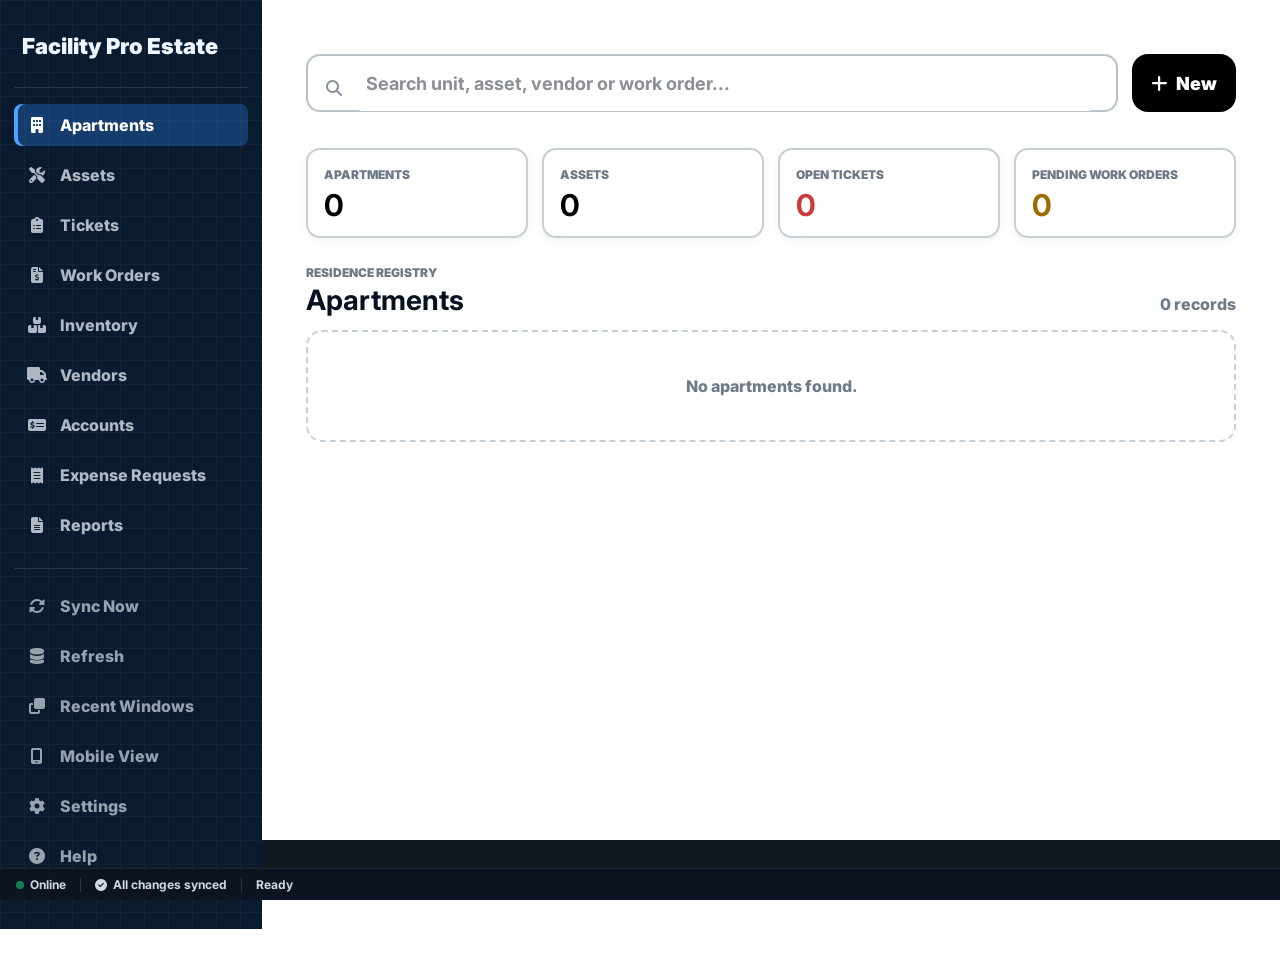
<file: desktop.html>
<!doctype html>
<html lang="en">
  <head>
    <meta charset="UTF-8" />
    <meta name="viewport" content="width=device-width, initial-scale=1.0" />
    <meta name="theme-color" content="#0b1b2f" />
    <title>Facility Pro</title>
    <link rel="icon" type="image/png" href="logo.png" />
    <link
      href="https://fonts.googleapis.com/css2?family=Inter:wght@400;500;600;700;800;900&display=swap"
      rel="stylesheet"
    />
    <link
      rel="stylesheet"
      href="https://cdnjs.cloudflare.com/ajax/libs/font-awesome/6.4.0/css/all.min.css"
    />
    <link rel="stylesheet" href="styles.css" />
    <link rel="stylesheet" href="desktop.css" />
    <script src="Core.js" defer></script>
    <script src="Modals-core.js" defer></script>
    <script src="Modals-forms.js" defer></script>
    <script src="pdf.js" defer></script>
    <script src="Records.js" defer></script>
    <script src="Reports.js" defer></script>
    <script src="desktop.js" defer></script>
  </head>
  <body>
    <div id="toast-container" role="status" aria-live="polite"></div>
    <div id="sync-status"><i class="fas fa-sync-alt fa-spin"></i> Syncing</div>
    <div id="global-loader" class="loader-overlay">
      <div class="loader-spinner"></div>
      <p class="loader-text">Loading...</p>
    </div>

    <div class="desktop-app">
      <aside class="sidebar">
        <div class="brand">
          <img id="desktop-logo" src="logo.png" alt="" />
          <span id="desktop-brand">Facility Pro</span>
        </div>

        <nav class="nav-section" aria-label="Primary">
          <button class="nav-item active" data-view="apartments">
            <i class="fas fa-building"></i><span>Apartments</span>
          </button>
          <button class="nav-item" data-view="assets">
            <i class="fas fa-screwdriver-wrench"></i><span>Assets</span>
          </button>
          <button class="nav-item" data-view="tickets">
            <i class="fas fa-clipboard-list"></i><span>Tickets</span>
          </button>
          <button class="nav-item" data-view="workorders">
            <i class="fas fa-file-invoice-dollar"></i><span>Work Orders</span>
          </button>
          <button class="nav-item" data-view="inventory">
            <i class="fas fa-boxes-stacked"></i><span>Inventory</span>
          </button>
          <button class="nav-item" data-view="vendors">
            <i class="fas fa-truck"></i><span>Vendors</span>
          </button>
          <button class="nav-item" data-view="accounts">
            <i class="fas fa-money-check-dollar"></i><span>Accounts</span>
          </button>
          <button class="nav-item" data-view="expenserequests">
            <i class="fas fa-receipt"></i><span>Expense Requests</span>
          </button>
          <button class="nav-item" data-view="reports">
            <i class="fas fa-file-lines"></i><span>Reports</span>
          </button>
        </nav>

        <nav class="nav-section secondary" aria-label="Utilities">
          <button id="sync-now" class="nav-item muted">
            <i class="fas fa-rotate"></i><span>Sync Now</span>
          </button>
          <button id="refresh-now" class="nav-item muted">
            <i class="fas fa-database"></i><span>Refresh</span>
          </button>
          <div style="position:relative;">
            <button id="recent-windows-btn" class="nav-item muted" onclick="toggleRecentWindowsPanel()" style="width:100%;">
              <i class="fas fa-clone"></i><span>Recent Windows</span>
            </button>
            <div id="recent-windows-panel" class="recent-windows-panel">
              <div class="recent-windows-header">Recently Opened</div>
              <div id="recent-windows-list"></div>
            </div>
          </div>
          <button id="open-mobile" class="nav-item muted">
            <i class="fas fa-mobile-screen"></i><span>Mobile View</span>
          </button>
          <button class="nav-item muted" data-view="settings">
            <i class="fas fa-gear"></i><span>Settings</span>
          </button>
          <button class="nav-item muted" data-view="help">
            <i class="fas fa-circle-question"></i><span>Help</span>
          </button>
        </nav>
      </aside>

      <main class="workspace">
        <header class="topbar">
          <div class="search-wrap">
            <i class="fas fa-magnifying-glass"></i>
            <input
              id="global-search"
              type="search"
              autocomplete="off"
              placeholder="Search unit, asset, vendor or work order..."
            />
          </div>
          <button id="new-record" class="primary-action">
            <i class="fas fa-plus"></i><span>New</span>
          </button>
        </header>

        <div id="overdue-digest" class="overdue-digest" hidden></div>

        <section class="overview-grid" aria-label="Overview">
          <button class="metric" data-view="apartments">
            <span>Apartments</span><strong id="metric-apartments">0</strong>
          </button>
          <button class="metric" data-view="assets">
            <span>Assets</span><strong id="metric-assets">0</strong>
          </button>
          <button class="metric danger" data-view="tickets">
            <span>Open Tickets</span><strong id="metric-tickets">0</strong>
          </button>
          <button class="metric warning" data-view="workorders">
            <span>Pending Work Orders</span><strong id="metric-workorders">0</strong>
          </button>
        </section>

        <section class="content-head">
          <div>
            <p id="section-kicker">Operations</p>
            <h1 id="section-title">Apartments</h1>
          </div>
          <div style="display:flex; align-items:center; gap:14px;">
            <button id="print-pending-prs" onclick="printAllPendingPaymentRequests()" style="display:none; background:#101820; color:#fff; border:0; border-radius:10px; padding:10px 16px; font-weight:900; font-size:13px; cursor:pointer;"><i class="fas fa-print"></i> Print Pending PRs</button>
            <button id="toggle-select-mode" onclick="toggleSelectMode()" class="select-mode-toggle" style="display:none;"><i class="fas fa-check-double"></i> Select</button>
            <div id="record-count" class="record-count">0 records</div>
          </div>
        </section>

        <section id="card-grid" class="card-grid" aria-live="polite"></section>
        <section id="detail-panel" class="detail-panel" hidden></section>
      </main>
    </div>

    <div id="report-print-container"></div>

    <div
      class="modal-overlay"
      id="modalOverlay"
      role="dialog"
      aria-modal="true"
      aria-labelledby="modalTitle"
    >
      <div class="modal">
        <div class="modal-header">
          <h3 id="modalTitle">Form</h3>
          <button
            class="modal-close"
            onclick="closeModal()"
            aria-label="Close modal"
          >
            <i class="fas fa-times"></i>
          </button>
        </div>
        <div id="modalBody" style="margin-top: 15px"></div>
        <div class="modal-actions">
          <button
            class="action-btn"
            style="background: #444"
            onclick="closeModal()"
          >
            Cancel
          </button>
          <button class="action-btn" id="modalSubmit">Save</button>
        </div>
      </div>
    </div>

    <div id="bulk-action-bar" class="bulk-action-bar" hidden></div>

    <footer id="status-bar" class="status-bar">
      <div class="status-bar-item" id="statusbar-connection">
        <span class="status-dot"></span>
        <span id="statusbar-connection-text">Online</span>
      </div>
      <div class="status-bar-sep"></div>
      <div class="status-bar-item" id="statusbar-sync">
        <i class="fas fa-check-circle"></i>
        <span id="statusbar-sync-text">All changes synced</span>
      </div>
      <div class="status-bar-sep"></div>
      <div class="status-bar-item status-bar-message" id="statusbar-message">
        <span id="statusbar-message-text">Ready</span>
      </div>
    </footer>
  </body>
</html>
</file>
<file: styles.css>
:root {
  --bg: #f1f3f5;
  --card: #ffffff;
  --card-light: #f8f9fa;
  --border: #dee2e6;
  --text: #212529;
  --muted: #6c757d;
  --primary: #0d6efd;
  --success: #198754;
  --danger: #dc3545;
  --warning: #ffc107;
  --focus-ring: 0 0 0 3px rgba(13, 110, 253, 0.25);
}

* {
  margin: 0;
  padding: 0;
  box-sizing: border-box;
  -webkit-tap-highlight-color: transparent;
}

html {
  scroll-behavior: smooth;
}

body {
  font-family:
    "Inter",
    -apple-system,
    BlinkMacSystemFont,
    "Segoe UI",
    Roboto,
    sans-serif;
  background: var(--bg);
  color: var(--text);
  width: 100%;
  overflow-x: hidden;
  line-height: 1.5;
  overscroll-behavior-y: none;
  -webkit-user-select: none;
  user-select: none;
  padding-top: env(safe-area-inset-top);
  padding-bottom: env(safe-area-inset-bottom);
  padding-left: env(safe-area-inset-left);
  padding-right: env(safe-area-inset-right);
}

input,
textarea,
select {
  -webkit-user-select: auto;
  user-select: auto;
}

/* Focus styles for accessibility */
button:focus-visible,
input:focus-visible,
select:focus-visible,
textarea:focus-visible,
[tabindex]:focus-visible {
  outline: none;
  box-shadow: var(--focus-ring);
  border-radius: 4px;
}

.main {
  width: 100%;
  max-width: 500px;
  margin: 0 auto;
  padding: 15px 12px 100px 12px;
  min-height: 100vh;
}

/* Dashboard Header */
.dashboard-header {
  display: flex;
  align-items: center;
  gap: 12px;
  margin-bottom: 20px;
  padding-bottom: 10px;
  border-bottom: 2px solid var(--card-light);
}

.app-logo {
  height: 45px;
  max-width: 130px;
  object-fit: contain;
}

.app-title {
  color: var(--primary);
  font-weight: 800;
  margin: 0;
  font-size: 1.5rem;
}

/* Navigation Grid */
.nav-grid {
  display: grid;
  grid-template-columns: repeat(2, 1fr);
  grid-auto-rows: 1fr;
  gap: 12px;
  margin-bottom: 15px;
}

.nav-card {
  background: var(--card);
  border: 2px solid var(--border);
  border-radius: 24px;
  padding: 12px;
  text-align: center;
  display: flex;
  flex-direction: column;
  justify-content: center;
  align-items: center;
  cursor: pointer;
  box-shadow: 0 2px 4px rgba(0, 0, 0, 0.05);
  height: 100%;
  min-height: 110px;
  transition:
    transform 0.15s ease,
    box-shadow 0.15s ease,
    background 0.15s ease;
}
.nav-card:hover {
  box-shadow: 0 4px 12px rgba(0, 0, 0, 0.1);
}
.nav-card:active {
  background: var(--card-light);
  transform: scale(0.96);
}
.nav-card i {
  font-size: 32px;
  color: var(--primary);
  margin-bottom: 4px;
}
.nav-card .count {
  font-size: 32px;
  font-weight: 900;
  color: var(--text);
  line-height: 1.1;
}
.nav-card small {
  font-size: 14px;
  text-transform: uppercase;
  color: var(--text);
  font-weight: 800;
  margin-top: 4px;
}

.nav-card-small {
  background: var(--card);
  border: 2px solid var(--border);
  border-radius: 16px;
  padding: 12px;
  text-align: center;
  display: flex;
  flex-direction: column;
  justify-content: center;
  align-items: center;
  cursor: pointer;
  box-shadow: 0 2px 4px rgba(0, 0, 0, 0.05);
  height: 100%;
  min-height: 58px;
  transition:
    transform 0.15s ease,
    box-shadow 0.15s ease;
}
.nav-card-small:hover {
  box-shadow: 0 4px 8px rgba(0, 0, 0, 0.08);
}
.nav-card-small:active {
  background: var(--card-light);
  transform: scale(0.96);
}
.nav-card-small i {
  font-size: 24px;
  color: var(--primary);
  margin-bottom: 4px;
}
.nav-card-small small {
  font-size: 13px;
  text-transform: uppercase;
  color: var(--text);
  font-weight: 800;
}

/* Alert Banner */
.alert-banner {
  background: #fff3cd;
  border: 2px solid #ffebaa;
  color: #856404;
  padding: 14px;
  border-radius: 16px;
  margin-bottom: 15px;
  font-weight: 700;
  font-size: 15px;
  display: none;
  align-items: center;
  gap: 10px;
  cursor: pointer;
  animation: slideDown 0.3s ease;
}

@keyframes slideDown {
  from {
    opacity: 0;
    transform: translateY(-10px);
  }
  to {
    opacity: 1;
    transform: translateY(0);
  }
}

/* Page Header */
.page-header {
  display: flex;
  align-items: center;
  justify-content: space-between;
  margin-bottom: 20px;
  padding-bottom: 12px;
  border-bottom: 3px solid var(--text);
}
.header-group {
  display: flex;
  align-items: center;
  gap: 10px;
}
.home-btn {
  background: var(--text);
  border: none;
  color: white;
  width: 44px;
  height: 44px;
  border-radius: 12px;
  display: flex;
  align-items: center;
  justify-content: center;
  cursor: pointer;
  transition:
    transform 0.1s ease,
    opacity 0.15s ease;
}
.home-btn:active {
  transform: scale(0.92);
  opacity: 0.8;
}
h2 {
  font-size: 22px;
  font-weight: 800;
  color: var(--text);
}

/* Cards */
.card {
  background: var(--bg);
  border-radius: 16px;
  padding: 16px;
  border: 2px solid var(--border);
  margin-bottom: 12px;
  box-shadow: 0 2px 4px rgba(0, 0, 0, 0.05);
  transition:
    transform 0.1s ease,
    box-shadow 0.15s ease;
  cursor: pointer;
}
.card:hover {
  box-shadow: 0 4px 8px rgba(0, 0, 0, 0.08);
}
.card:active {
  transform: scale(0.99);
}

/* Search Box */
.search-box {
  position: relative;
  margin-bottom: 15px;
}
.search-box input {
  width: 100%;
  padding: 14px 14px 14px 42px;
  border-radius: 12px;
  border: 2px solid var(--border);
  background: var(--card);
  font-size: 16px;
  font-weight: 500;
  transition:
    border-color 0.2s ease,
    box-shadow 0.2s ease;
}
.search-box input:focus {
  border-color: var(--primary);
  box-shadow: 0 0 0 3px rgba(13, 110, 253, 0.15);
}
.search-icon {
  position: absolute;
  left: 14px;
  top: 50%;
  transform: translateY(-50%);
  color: var(--muted);
  font-size: 16px;
  pointer-events: none;
}

/* Empty State */
.empty-state {
  text-align: center;
  padding: 40px 20px;
  color: var(--muted);
  animation: fadeIn 0.4s ease;
}
.empty-state i {
  font-size: 48px;
  margin-bottom: 12px;
  opacity: 0.5;
}
.empty-state p {
  font-weight: 700;
  font-size: 15px;
}

@keyframes fadeIn {
  from {
    opacity: 0;
    transform: translateY(10px);
  }
  to {
    opacity: 1;
    transform: translateY(0);
  }
}

/* Form Elements */
label {
  display: block;
  font-weight: 800;
  font-size: 15px;
  color: var(--text);
  margin-bottom: 4px;
  margin-top: 10px;
}

input,
select,
textarea {
  width: 100%;
  padding: 14px;
  margin-bottom: 8px;
  border-radius: 10px;
  border: 2px solid var(--text);
  background: white;
  color: black;
  font-size: 18px !important;
  font-weight: 500;
  transition:
    border-color 0.2s ease,
    box-shadow 0.2s ease;
}
input:focus,
select:focus,
textarea:focus {
  border-color: var(--primary);
  box-shadow: 0 0 0 3px rgba(13, 110, 253, 0.15);
}
input:disabled,
select:disabled,
textarea:disabled {
  background: #e9ecef;
  border-color: #adb5bd;
  color: #495057;
  opacity: 1;
}

/* Buttons */
.action-btn {
  background: var(--text);
  color: white;
  border: none;
  padding: 16px;
  border-radius: 12px;
  font-weight: 900;
  width: 100%;
  font-size: 18px;
  text-transform: uppercase;
  letter-spacing: 0.5px;
  cursor: pointer;
  transition:
    transform 0.1s ease,
    opacity 0.15s ease,
    box-shadow 0.15s ease;
  display: inline-flex;
  align-items: center;
  justify-content: center;
  gap: 8px;
  min-height: 48px;
}
.action-btn:hover {
  box-shadow: 0 4px 8px rgba(0, 0, 0, 0.15);
}
.action-btn:active {
  transform: scale(0.98);
  opacity: 0.9;
}
.action-btn:disabled {
  opacity: 0.6;
  cursor: not-allowed;
  transform: none;
}
.action-btn.loading {
  pointer-events: none;
  opacity: 0.8;
}

/* Icon Upload */
.icon-upload-label {
  background: var(--card-light);
  border: 2px solid var(--text);
  width: 56px;
  height: 56px;
  border-radius: 50%;
  display: flex;
  align-items: center;
  justify-content: center;
  font-size: 22px;
  cursor: pointer;
  color: var(--text);
  margin: 10px auto;
  box-shadow: 0 2px 5px rgba(0, 0, 0, 0.15);
  transition:
    transform 0.15s ease,
    background 0.15s ease;
}
.icon-upload-label:hover {
  background: var(--border);
}
.icon-upload-label:active {
  background: var(--border);
  transform: scale(0.92);
}

/* Modal Preview Grid */
.modal-preview-grid {
  display: flex;
  flex-wrap: wrap;
  gap: 12px;
  justify-content: center;
  margin-top: 8px;
  background: var(--card);
  padding: 12px;
  border-radius: 10px;
  border: 1px dashed var(--border);
}

/* Passport Frame */
.passport-frame-container {
  position: relative;
  width: 110px;
  height: 110px;
  margin: 0 auto 12px auto;
  border: 3px solid var(--text);
  border-radius: 14px;
  background: #ffffff;
  overflow: hidden;
  display: flex;
  align-items: center;
  justify-content: center;
  box-shadow: 0 3px 6px rgba(0, 0, 0, 0.1);
}

/* Modal */
.modal-overlay {
  position: fixed;
  inset: 0;
  background: rgba(0, 0, 0, 0.6);
  backdrop-filter: blur(4px);
  display: none;
  justify-content: center;
  align-items: center;
  z-index: 5000;
  padding: 15px;
  opacity: 0;
  transition: opacity 0.2s ease;
}
.modal-overlay.active {
  opacity: 1;
}
.modal {
  background: var(--bg);
  width: 100%;
  max-width: 480px;
  padding: 20px;
  border-radius: 20px;
  border: 3px solid var(--text);
  max-height: 90vh;
  overflow-y: auto;
  transform: scale(0.95) translateY(10px);
  transition: transform 0.25s cubic-bezier(0.34, 1.56, 0.64, 1);
  box-shadow: 0 20px 60px rgba(0, 0, 0, 0.3);
}
.modal-overlay.active .modal {
  transform: scale(1) translateY(0);
}
.modal-header {
  display: flex;
  justify-content: space-between;
  align-items: center;
  margin-bottom: 10px;
}
.modal-close {
  background: none;
  border: none;
  font-size: 20px;
  color: var(--muted);
  cursor: pointer;
  width: 36px;
  height: 36px;
  display: flex;
  align-items: center;
  justify-content: center;
  border-radius: 50%;
  transition:
    background 0.15s ease,
    color 0.15s ease;
}
.modal-close:hover {
  background: var(--card-light);
  color: var(--danger);
}
.modal-actions {
  display: flex;
  gap: 10px;
  margin-top: 20px;
}

/* Page Views */
.page-view {
  display: none;
  opacity: 0;
  transform: translateX(20px);
  transition:
    opacity 0.25s ease,
    transform 0.25s ease;
}
.page-view.active-view {
  display: block;
  opacity: 1;
  transform: translateX(0);
}

/* Print Container */
#report-print-container {
  display: none;
}

/* Toast Notifications */
#toast-container {
  position: fixed;
  bottom: 20px;
  left: 50%;
  transform: translateX(-50%);
  z-index: 10000;
  display: flex;
  flex-direction: column;
  gap: 8px;
  align-items: center;
  pointer-events: none;
  width: 90%;
  max-width: 400px;
}

.toast {
  background: var(--text);
  color: white;
  padding: 12px 20px;
  border-radius: 12px;
  font-weight: 700;
  font-size: 14px;
  box-shadow: 0 4px 12px rgba(0, 0, 0, 0.2);
  display: flex;
  align-items: center;
  gap: 10px;
  animation:
    toastIn 0.3s ease,
    toastOut 0.3s ease 2.7s forwards;
  pointer-events: auto;
  max-width: 100%;
  word-break: break-word;
}
.toast.success {
  background: var(--success);
}
.toast.error {
  background: var(--danger);
}
.toast.warning {
  background: var(--warning);
  color: var(--text);
}

@keyframes toastIn {
  from {
    opacity: 0;
    transform: translateY(20px) scale(0.9);
  }
  to {
    opacity: 1;
    transform: translateY(0) scale(1);
  }
}
@keyframes toastOut {
  from {
    opacity: 1;
    transform: translateY(0) scale(1);
  }
  to {
    opacity: 0;
    transform: translateY(20px) scale(0.9);
  }
}

/* Global Loader */
.loader-overlay {
  position: fixed;
  inset: 0;
  background: rgba(255, 255, 255, 0.9);
  backdrop-filter: blur(2px);
  z-index: 99999;
  display: flex;
  flex-direction: column;
  align-items: center;
  justify-content: center;
  gap: 16px;
}
.loader-spinner {
  width: 48px;
  height: 48px;
  border: 4px solid var(--border);
  border-top-color: var(--primary);
  border-radius: 50%;
  animation: spin 0.8s linear infinite;
}
.loader-text {
  font-weight: 700;
  color: var(--muted);
  font-size: 14px;
}
@keyframes spin {
  to {
    transform: rotate(360deg);
  }
}

/* Skeleton Loading */
.skeleton {
  background: linear-gradient(
    90deg,
    var(--card-light) 25%,
    var(--border) 50%,
    var(--card-light) 75%
  );
  background-size: 200% 100%;
  animation: skeleton 1.5s infinite;
  border-radius: 8px;
}
@keyframes skeleton {
  0% {
    background-position: 200% 0;
  }
  100% {
    background-position: -200% 0;
  }
}

/* Responsive Tables */
.table-wrapper {
  overflow-x: auto;
  -webkit-overflow-scrolling: touch;
  border: 1px solid var(--border);
  border-radius: 8px;
  margin-bottom: 15px;
}
.table-wrapper table {
  min-width: 600px;
  width: 100%;
}

/* Print & PDF */
@media print {
  .app,
  .desktop-app,
  .modal-overlay,
  #sync-status,
  #toast-container,
  #global-loader,
  #status-bar,
  #bulk-action-bar,
  #pull-indicator {
    display: none !important;
  }
  body {
    background: #ffffff !important;
    margin: 0;
    padding: 0;
  }
  #report-print-container {
    display: block !important;
    position: static !important;
    left: auto;
    top: auto;
    width: 100%;
    padding: 0;
    margin: 0;
  }
  #report-print-container * {
    visibility: visible;
    -webkit-print-color-adjust: exact !important;
    print-color-adjust: exact !important;
  }
  /* Table page-break handling */
  #report-print-container table {
    page-break-inside: auto !important;
    break-inside: auto !important;
    border-collapse: collapse;
    width: 100%;
  }
  #report-print-container .report-flow-section {
    page-break-inside: auto !important;
    break-inside: auto !important;
  }
  #report-print-container thead {
    display: table-header-group !important;
  }
  #report-print-container tbody {
    display: table-row-group !important;
  }
  #report-print-container tr {
    page-break-inside: avoid !important;
    break-inside: avoid !important;
    page-break-after: auto !important;
    break-after: auto !important;
  }
  #report-print-container td,
  #report-print-container th {
    page-break-inside: auto !important;
    break-inside: auto !important;
    overflow-wrap: anywhere;
    word-break: break-word;
  }
  #report-print-container h1,
  #report-print-container h2,
  #report-print-container h3,
  #report-print-container h4 {
    page-break-after: avoid !important;
  }
  @page {
    size: A4 portrait;
    margin: 10mm 10mm 12mm 10mm;
  }
}

/* Reduced Motion */
@media (prefers-reduced-motion: reduce) {
  *,
  *::before,
  *::after {
    animation-duration: 0.01ms !important;
    animation-iteration-count: 1 !important;
    transition-duration: 0.01ms !important;
  }
}

/* Dark mode support (basic) */
@media (prefers-color-scheme: dark) {
  :root {
    --bg: #1a1d21;
    --card: #2c3035;
    --card-light: #3a3f45;
    --border: #495057;
    --text: #f8f9fa;
    --muted: #adb5bd;
  }
  body {
    background: var(--bg);
    color: var(--text);
  }
  input,
  select,
  textarea {
    background: #343a40;
    color: #f8f9fa;
    border-color: #495057;
  }
  input:disabled,
  select:disabled,
  textarea:disabled {
    background: #2c3035;
    color: #adb5bd;
  }
}
</file>
<file: desktop.css>
:root {
  --ink: #07111f;
  --muted: #6f7a88;
  --line: #c5ccd4;
  --panel: #ffffff;
  --nav: #0b1b2f;
  --nav-soft: #123760;
  --blue: #2479d8;
  --green: #128052;
  --red: #cb3b3b;
  --amber: #9b6a00;
}

* {
  box-sizing: border-box;
}

body {
  margin: 0;
  min-height: 100vh;
  color: var(--ink);
  background: #ffffff;
  font-family: Inter, -apple-system, BlinkMacSystemFont, "Segoe UI", sans-serif;
}

button,
input {
  font: inherit;
}

button {
  cursor: pointer;
}

.desktop-app {
  display: grid;
  grid-template-columns: 262px 1fr;
  min-height: 100vh;
  padding-bottom: 32px;
}

.sidebar {
  color: #eef5ff;
  background:
    linear-gradient(rgba(255, 255, 255, 0.035) 1px, transparent 1px),
    linear-gradient(90deg, rgba(255, 255, 255, 0.035) 1px, transparent 1px),
    var(--nav);
  background-size: 24px 24px;
  padding: 30px 14px;
}

.brand {
  display: flex;
  align-items: center;
  gap: 12px;
  min-height: 54px;
  padding: 0 8px 24px;
  border-bottom: 1px solid rgba(255, 255, 255, 0.12);
  font-size: 22px;
  font-weight: 900;
}

.brand img {
  display: none;
  width: 34px;
  height: 34px;
  object-fit: contain;
}

.nav-section {
  display: grid;
  gap: 8px;
  padding: 16px 0 22px;
  border-bottom: 1px solid rgba(255, 255, 255, 0.12);
}

.nav-section.secondary {
  border-bottom: 0;
}

.nav-item {
  display: grid;
  grid-template-columns: 34px 1fr;
  align-items: center;
  width: 100%;
  min-height: 42px;
  border: 0;
  border-radius: 8px;
  padding: 0 12px;
  color: rgba(238, 245, 255, 0.72);
  background: transparent;
  text-align: left;
  font-weight: 800;
}

.nav-item i {
  width: 22px;
  text-align: center;
}

.nav-item.active {
  color: #ffffff;
  background: rgba(36, 121, 216, 0.36);
  box-shadow: inset 4px 0 0 #4aa3ff;
}

.nav-item:hover {
  color: #ffffff;
  background: rgba(255, 255, 255, 0.08);
}

.nav-item.muted {
  color: rgba(238, 245, 255, 0.62);
}

.workspace {
  min-width: 0;
  padding: 54px 44px;
}

.topbar {
  display: grid;
  grid-template-columns: 1fr 104px;
  gap: 14px;
  align-items: center;
}

.search-wrap {
  display: grid;
  grid-template-columns: 26px 1fr;
  align-items: center;
  height: 58px;
  border: 2px solid #b9c1cb;
  border-radius: 14px;
  padding: 0 18px;
  color: #8a929c;
}

.search-wrap input {
  width: 100%;
  border: 0;
  outline: 0;
  color: var(--ink);
  font-size: 20px;
  font-weight: 700;
}

.search-wrap input::placeholder {
  color: #8b8f96;
}

.primary-action {
  height: 58px;
  border: 0;
  border-radius: 16px;
  color: #ffffff;
  background: #000000;
  font-size: 18px;
  font-weight: 900;
}

.primary-action i {
  margin-right: 8px;
}

.overview-grid {
  display: grid;
  grid-template-columns: repeat(4, minmax(150px, 1fr));
  gap: 14px;
  margin: 20px 0 26px;
}

.metric {
  min-height: 86px;
  border: 2px solid #c6ced6;
  border-radius: 14px;
  background: #fff;
  padding: 16px;
  text-align: left;
  box-shadow: 0 2px 8px rgba(8, 22, 38, 0.06);
}

.metric span {
  display: block;
  color: var(--muted);
  font-size: 12px;
  font-weight: 900;
  text-transform: uppercase;
}

.metric strong {
  display: block;
  margin-top: 6px;
  font-size: 30px;
  line-height: 1;
}

.metric.danger strong {
  color: var(--red);
}

.metric.warning strong {
  color: var(--amber);
}

.content-head {
  display: flex;
  align-items: end;
  justify-content: space-between;
  margin-bottom: 14px;
}

#section-kicker {
  margin: 0 0 3px;
  color: var(--muted);
  font-size: 12px;
  font-weight: 900;
  letter-spacing: 0;
  text-transform: uppercase;
}

#section-title {
  margin: 0;
  font-size: 28px;
  line-height: 1.1;
}

.record-count {
  color: var(--muted);
  font-weight: 800;
}

.card-grid {
  display: grid;
  grid-template-columns: repeat(3, minmax(240px, 1fr));
  gap: 16px;
}

.record-card {
  min-height: 132px;
  border: 2px solid #c6ced6;
  border-left: 6px solid var(--green);
  border-radius: 18px;
  background: var(--panel);
  padding: 20px 22px;
  text-align: left;
  box-shadow: 0 2px 8px rgba(8, 22, 38, 0.07);
}

.record-card:focus-visible {
  outline: 3px solid var(--blue);
  outline-offset: 2px;
}

.record-card.generic-card {
  display: flex;
  flex-direction: column;
  align-items: flex-start;
  justify-content: flex-start;
}

.card-popout-btn {
  position: absolute;
  top: 14px;
  right: 14px;
  width: 26px;
  height: 26px;
  border: 0;
  border-radius: 7px;
  background: #f1f3f5;
  color: var(--muted);
  display: flex;
  align-items: center;
  justify-content: center;
  font-size: 11px;
  cursor: pointer;
}

.card-popout-btn:hover {
  background: #e4e8ec;
  color: var(--ink);
}

.record-card.archived,
.record-card.declined {
  border-left-color: #263343;
}

.record-card.warning {
  border-left-color: var(--amber);
}

.record-card.danger {
  border-left-color: var(--red);
}

.record-card h2 {
  margin: 0 0 6px;
  font-size: 22px;
  line-height: 1.15;
}

.record-card p {
  margin: 0 0 12px;
  color: #111;
  font-size: 17px;
  line-height: 1.35;
}

.record-card small {
  display: block;
  color: #111;
  font-size: 13px;
  font-weight: 800;
}

.section-label {
  grid-column: 1 / -1;
  display: flex;
  align-items: center;
  font-size: 13px;
  font-weight: 900;
  text-transform: uppercase;
  letter-spacing: 0.04em;
  color: var(--muted);
  margin: 10px 0 2px;
  user-select: none;
}

.section-label:first-child {
  margin-top: 0;
}

.section-label:hover {
  color: var(--ink);
}

.record-card.pending-shadow {
  box-shadow: 0 4px 18px rgba(155, 106, 0, 0.32);
  border-color: #e0b34d;
}

.empty-state {
  grid-column: 1 / -1;
  border: 2px dashed #c6ced6;
  border-radius: 16px;
  padding: 42px;
  color: var(--muted);
  text-align: center;
  font-weight: 800;
}

.desktop-form-card {
  grid-column: 1 / -1;
  border: 2px solid #c6ced6;
  border-radius: 18px;
  background: #ffffff;
  padding: 24px;
  box-shadow: 0 2px 8px rgba(8, 22, 38, 0.07);
}

.desktop-form-card label {
  display: block;
  margin: 14px 0 6px;
  color: var(--muted);
  font-size: 12px;
  font-weight: 900;
  text-transform: uppercase;
}

.desktop-form-card input,
.desktop-form-card select,
.desktop-form-card textarea {
  width: 100%;
  min-height: 46px;
  border: 2px solid #d2d8df;
  border-radius: 10px;
  padding: 10px 12px;
  color: var(--ink);
  background: #ffffff;
  font-weight: 700;
}

.desktop-form-card .action-btn,
.modal .action-btn {
  width: auto;
  min-height: 44px;
  border: 0;
  border-radius: 10px;
  padding: 10px 16px;
  color: #ffffff;
  background: var(--blue);
  font-weight: 900;
}

.desktop-form-card .action-btn.success,
.modal .action-btn.success {
  background: var(--green);
}

.desktop-form-card .action-btn.dark {
  background: #101820;
}

.desktop-report-actions {
  display: flex;
  flex-wrap: wrap;
  gap: 10px;
  margin-top: 16px;
}

.desktop-report-preview {
  display: none;
  margin-top: 18px;
  border: 2px dashed #aeb7c2;
  border-radius: 14px;
  padding: 16px;
}

.desktop-report-preview h3 {
  margin: 0 0 12px;
  font-size: 16px;
}

#report-preview-viewport {
  max-height: 440px;
  overflow: auto;
  border: 1px solid #d9dee4;
  border-radius: 10px;
  background: #ffffff;
  padding: 14px;
  font-size: 12px;
}

.modal-overlay {
  z-index: 50;
  position: fixed;
  top: 0;
  left: 262px;
  right: 0;
  bottom: 32px;
  background: #ffffff;
  backdrop-filter: none;
  align-items: stretch;
  justify-content: stretch;
  padding: 0;
}

.modal {
  width: 100%;
  max-width: none;
  height: 100%;
  max-height: none;
  border: 0;
  border-radius: 0;
  box-shadow: none;
  transform: none !important;
  padding: 40px 56px;
  overflow-y: auto;
}

.modal-overlay.active .modal {
  transform: none !important;
}

.modal-header {
  max-width: 720px;
  margin: 0 auto 10px;
  padding-bottom: 14px;
  border-bottom: 2px solid var(--line);
}

.modal-header h3 {
  font-size: 24px;
}

#modalBody {
  max-width: 720px;
  margin: 0 auto;
}

.modal-actions {
  max-width: 720px;
  margin: 24px auto 0;
}

@media (max-width: 1100px) {
  .modal-overlay {
    left: 220px;
  }
}

.detail-panel {
  position: fixed;
  top: 0;
  right: 0;
  width: min(460px, 38vw);
  height: calc(100vh - 32px);
  padding: 32px;
  border-left: 1px solid #ccd3dc;
  background: #ffffff;
  box-shadow: -18px 0 45px rgba(8, 22, 38, 0.14);
  overflow: auto;
}

.detail-panel h2 {
  margin: 0 0 10px;
}

.detail-row {
  padding: 12px 0;
  border-bottom: 1px solid #eef1f4;
}

.detail-row span {
  display: block;
  color: var(--muted);
  font-size: 12px;
  font-weight: 900;
  text-transform: uppercase;
}

.detail-row strong {
  display: block;
  margin-top: 4px;
  overflow-wrap: anywhere;
}

.panel-close {
  float: right;
  border: 0;
  background: #f1f3f5;
  border-radius: 8px;
  width: 34px;
  height: 34px;
}

.loader-overlay {
  position: fixed;
  inset: 0;
  z-index: 20;
  display: none;
  align-items: center;
  justify-content: center;
  flex-direction: column;
  gap: 12px;
  background: rgba(255, 255, 255, 0.86);
}

.loader-spinner {
  width: 34px;
  height: 34px;
  border: 4px solid #d7dde3;
  border-top-color: var(--blue);
  border-radius: 50%;
  animation: spin 0.75s linear infinite;
}

@keyframes spin {
  to {
    transform: rotate(360deg);
  }
}

#toast-container {
  position: fixed;
  right: 22px;
  bottom: 22px;
  z-index: 30;
  display: grid;
  gap: 10px;
}

.toast {
  border-radius: 12px;
  background: #101820;
  color: #fff;
  padding: 12px 14px;
  font-weight: 800;
  box-shadow: 0 10px 30px rgba(0, 0, 0, 0.18);
}

#sync-status {
  position: fixed;
  top: 0;
  right: 24px;
  z-index: 25;
  display: none;
  padding: 6px 12px;
  border-radius: 0 0 8px 8px;
  color: #fff;
  background: #101820;
  font-size: 12px;
  font-weight: 900;
}

@media (max-width: 1100px) {
  .desktop-app {
    grid-template-columns: 220px 1fr;
  }

  .workspace {
    padding: 34px 28px;
  }

  .card-grid,
  .overview-grid {
    grid-template-columns: repeat(2, minmax(220px, 1fr));
  }
}

.status-bar {
  position: fixed;
  left: 0;
  right: 0;
  bottom: 0;
  height: 32px;
  display: flex;
  align-items: center;
  background: #0b1420;
  color: #cfd8e3;
  font-size: 12px;
  font-weight: 700;
  padding: 0 16px;
  z-index: 40;
  border-top: 1px solid rgba(255, 255, 255, 0.08);
}

.status-bar-item {
  display: flex;
  align-items: center;
  gap: 6px;
  white-space: nowrap;
}

.status-bar-sep {
  width: 1px;
  height: 14px;
  background: rgba(255, 255, 255, 0.15);
  margin: 0 14px;
  flex-shrink: 0;
}

.status-dot {
  width: 8px;
  height: 8px;
  border-radius: 50%;
  background: var(--green);
  display: inline-block;
  flex-shrink: 0;
}

#statusbar-connection.offline .status-dot {
  background: var(--red);
}

.status-bar-message {
  flex: 1;
  min-width: 0;
  overflow: hidden;
}

.status-bar-message #statusbar-message-text {
  overflow: hidden;
  text-overflow: ellipsis;
  white-space: nowrap;
  display: block;
}

.status-bar-message.success #statusbar-message-text {
  color: #7ce0a8;
}

.status-bar-message.error #statusbar-message-text {
  color: #ff8f8f;
}

.status-bar-message.warning #statusbar-message-text {
  color: #ffd27a;
}

.overdue-digest {
  display: flex;
  flex-wrap: wrap;
  gap: 10px;
  margin: 16px 0 4px;
}

.digest-pill {
  display: flex;
  align-items: center;
  gap: 6px;
  border: 2px solid #f0d9a6;
  background: #fff8ea;
  color: #6b4e00;
  border-radius: 999px;
  padding: 8px 16px;
  font-size: 13px;
  font-weight: 800;
  cursor: pointer;
}

.digest-pill:hover {
  background: #fdefcf;
}

.digest-pill strong {
  font-size: 15px;
  font-weight: 900;
}

.recent-windows-panel {
  display: none;
  position: absolute;
  left: 100%;
  bottom: 0;
  margin-left: 8px;
  width: 260px;
  max-height: 320px;
  overflow-y: auto;
  background: #ffffff;
  border-radius: 12px;
  box-shadow: 0 12px 32px rgba(0, 0, 0, 0.25);
  z-index: 60;
}

.recent-windows-header {
  padding: 12px 14px;
  font-size: 12px;
  font-weight: 900;
  text-transform: uppercase;
  color: var(--muted);
  border-bottom: 1px solid #eef1f4;
}

.recent-window-item {
  display: flex;
  align-items: center;
  gap: 10px;
  width: 100%;
  border: 0;
  background: transparent;
  padding: 10px 14px;
  text-align: left;
  color: var(--ink);
  font-size: 13px;
  font-weight: 700;
  cursor: pointer;
}

.recent-window-item:hover {
  background: #f4f6f8;
}

.recent-window-item i {
  color: var(--muted);
  width: 16px;
}

.select-mode-toggle {
  background: #fff;
  color: var(--ink);
  border: 2px solid #c6ced6;
  border-radius: 10px;
  padding: 9px 16px;
  font-weight: 900;
  font-size: 13px;
  cursor: pointer;
  display: inline-flex;
  align-items: center;
  gap: 6px;
}

.select-mode-toggle.active {
  background: var(--blue);
  color: #fff;
  border-color: var(--blue);
}

.record-card.select-mode {
  padding-left: 46px;
}

.select-check {
  position: absolute;
  top: 18px;
  left: 16px;
  width: 22px;
  height: 22px;
  border-radius: 6px;
  border: 2px solid #c6ced6;
  background: #fff;
  display: flex;
  align-items: center;
  justify-content: center;
  color: transparent;
  font-size: 12px;
}

.record-card.selected {
  border-color: var(--blue);
  box-shadow: 0 0 0 3px rgba(36, 121, 216, 0.18);
}

.record-card.selected .select-check {
  background: var(--blue);
  border-color: var(--blue);
  color: #fff;
}

.bulk-action-bar {
  position: fixed;
  left: 262px;
  right: 0;
  bottom: 32px;
  z-index: 45;
  background: #101820;
  color: #fff;
  padding: 14px 24px;
  display: flex;
  align-items: center;
  gap: 14px;
}

.bulk-count {
  font-weight: 900;
  font-size: 14px;
  margin-right: 6px;
}

.bulk-action-btn {
  background: var(--blue);
  color: #fff;
  border: 0;
  border-radius: 8px;
  padding: 9px 16px;
  font-weight: 800;
  font-size: 13px;
  cursor: pointer;
}

.bulk-action-btn:disabled {
  opacity: 0.5;
  cursor: not-allowed;
}

.bulk-cancel-btn {
  background: transparent;
  color: rgba(255, 255, 255, 0.75);
  border: 0;
  font-weight: 700;
  font-size: 13px;
  cursor: pointer;
  margin-left: auto;
}

@media (max-width: 1100px) {
  .bulk-action-bar {
    left: 220px;
  }
}
</file>
